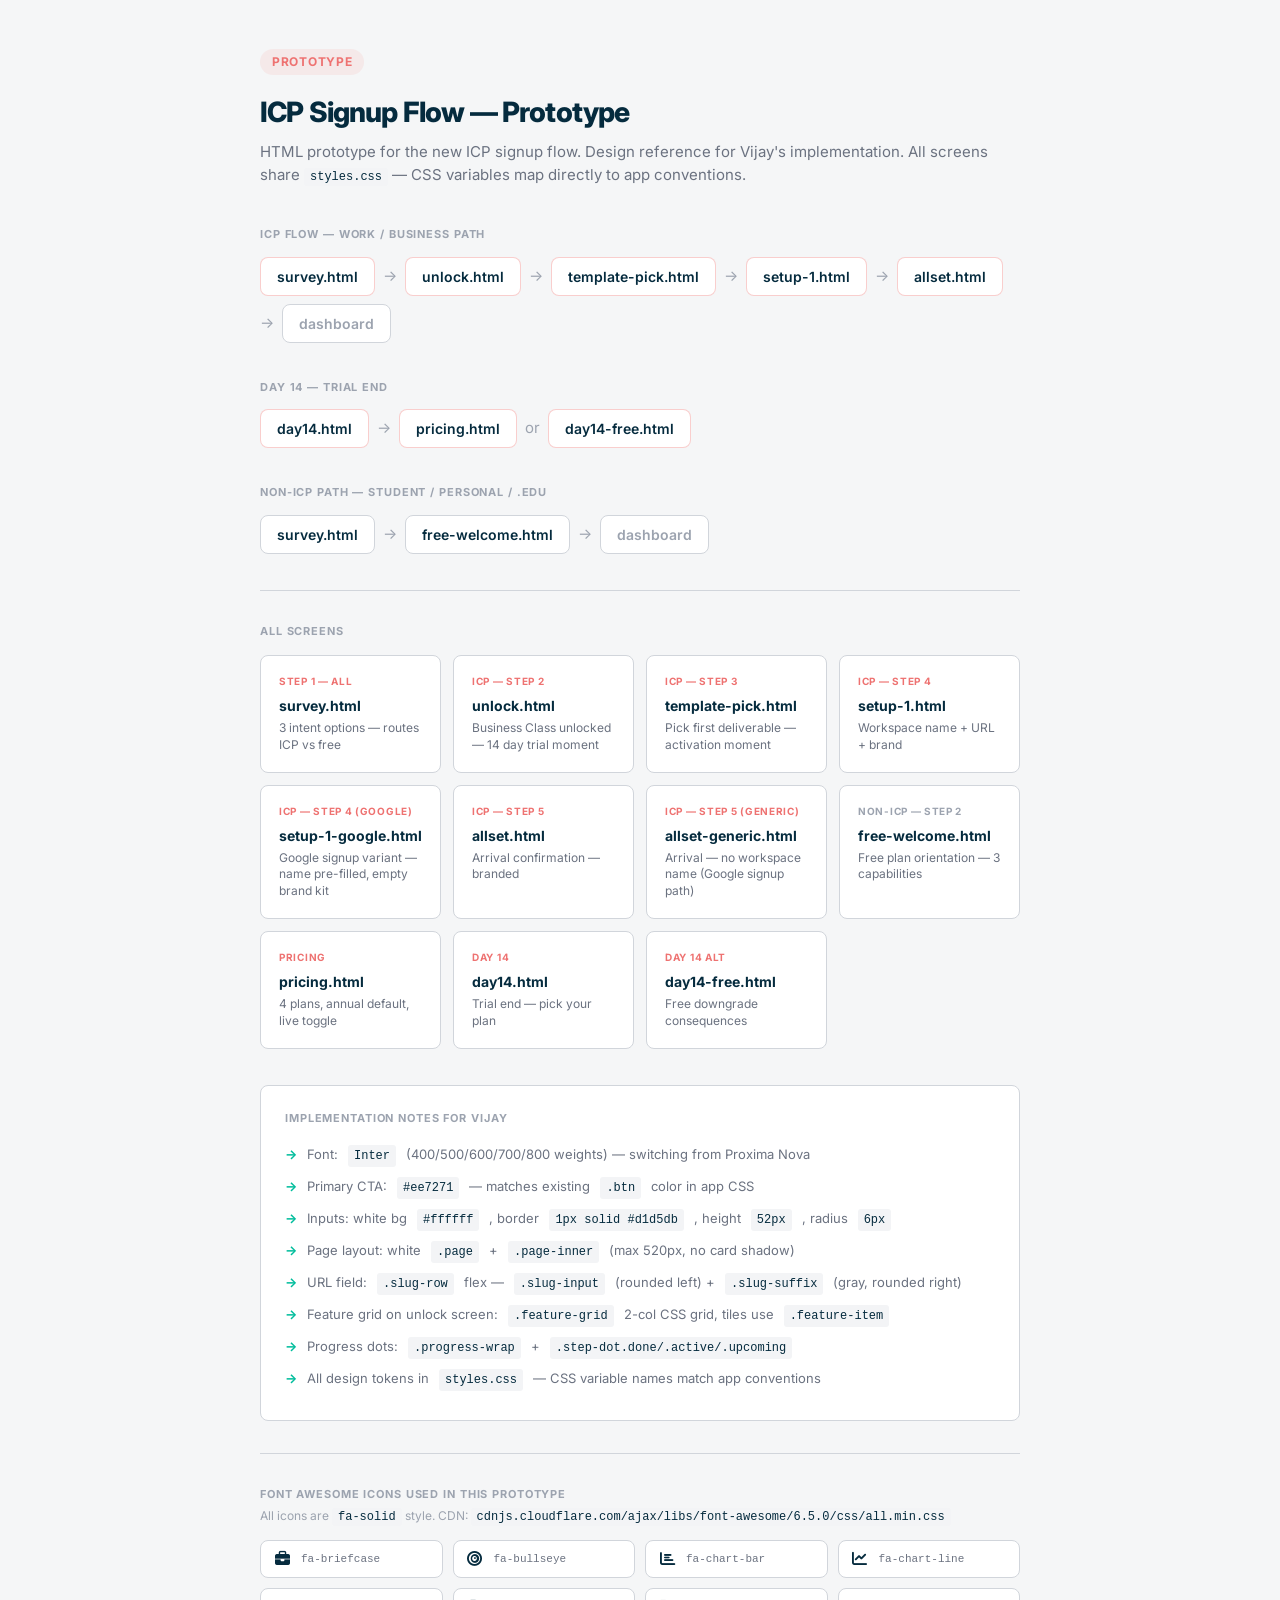
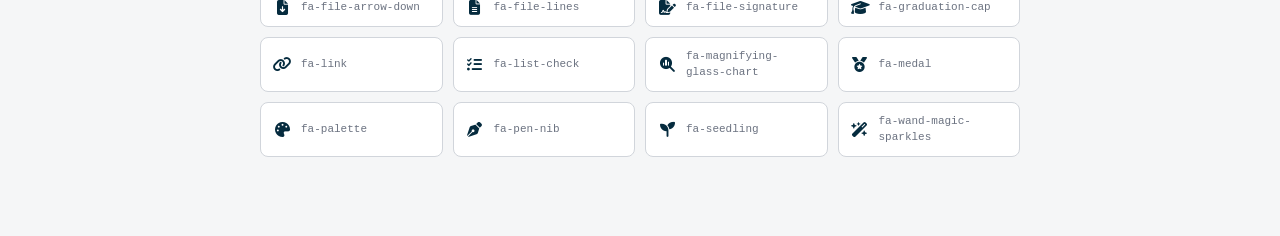
<file: index.html>
<!DOCTYPE html>
<html lang="en">
<head>
  <meta charset="UTF-8">
  <meta name="viewport" content="width=device-width, initial-scale=1.0">
  <title>Xtensio ICP Signup — Prototype</title>
  <link rel="preconnect" href="https://fonts.googleapis.com">
  <link rel="preconnect" href="https://fonts.gstatic.com" crossorigin>
  <link href="https://fonts.googleapis.com/css2?family=Inter:wght@400;500;600;700;800&display=swap" rel="stylesheet">
  <link rel="stylesheet" href="styles.css">
  <style>
    body { background: #f5f6f7; }
    .index-wrap { max-width: 800px; margin: 0 auto; padding: 48px 20px 80px; }
    .proto-badge { display: inline-flex; align-items: center; gap: 6px; background: rgba(238,114,113,0.1); color: var(--color-primary); font-size: 12px; font-weight: 700; padding: 4px 12px; border-radius: 20px; text-transform: uppercase; letter-spacing: 0.06em; margin-bottom: 16px; }
    .index-title { font-size: 28px; font-weight: 800; color: var(--color-navy); letter-spacing: -0.03em; margin-bottom: 8px; }
    .index-desc { font-size: 15px; color: var(--color-text-secondary); margin-bottom: 40px; }
    .flow-section { margin-bottom: 36px; }
    .flow-title { font-size: 11px; font-weight: 700; text-transform: uppercase; letter-spacing: 0.08em; color: var(--color-text-faint); margin-bottom: 14px; }
    .flow-pills { display: flex; flex-wrap: wrap; align-items: center; gap: 8px; }
    .flow-pill { background: #fff; border: 1px solid var(--color-border); border-radius: var(--border-radius); padding: 8px 16px; font-size: 14px; font-weight: 600; color: var(--color-navy); text-decoration: none; transition: border-color 0.15s, color 0.15s; }
    .flow-pill:hover { border-color: var(--color-primary); color: var(--color-primary); }
    .flow-pill.icp { border-color: rgba(238,114,113,0.35); }
    .flow-arrow { color: var(--color-text-faint); font-size: 15px; }
    .screen-grid { display: grid; grid-template-columns: 1fr 1fr; gap: 12px; margin-bottom: 36px; }
    @media (min-width: 640px) { .screen-grid { grid-template-columns: repeat(4, 1fr); } }
    .screen-card { background: #fff; border: 1px solid var(--color-border); border-radius: var(--border-radius); padding: 18px; text-decoration: none; transition: border-color 0.15s; display: block; }
    .screen-card:hover { border-color: var(--color-primary); }
    .screen-step { font-size: 10px; font-weight: 700; text-transform: uppercase; letter-spacing: 0.07em; color: var(--color-text-faint); margin-bottom: 6px; }
    .screen-step.icp { color: var(--color-primary); }
    .screen-name { font-size: 14px; font-weight: 700; color: var(--color-navy); margin-bottom: 4px; }
    .screen-desc { font-size: 12px; color: var(--color-text-secondary); line-height: 1.4; }
    .note-box { background: #fff; border: 1px solid var(--color-border); border-radius: var(--border-radius); padding: 24px; }
    .note-title { font-size: 11px; font-weight: 700; text-transform: uppercase; letter-spacing: 0.08em; color: var(--color-text-faint); margin-bottom: 14px; }
    .note-list { list-style: none; }
    .note-list li { font-size: 13px; color: var(--color-text-secondary); padding: 5px 0; display: flex; gap: 10px; }
    .note-list .arrow { color: var(--color-success); font-weight: 700; flex-shrink: 0; }
    code { background: #f3f4f6; font-family: monospace; font-size: 12px; padding: 2px 6px; border-radius: 3px; color: var(--color-navy); }
    hr { border: none; border-top: 1px solid var(--color-border); margin: 32px 0; }
    .icon-grid { display: grid; grid-template-columns: repeat(auto-fill, minmax(160px, 1fr)); gap: 10px; margin-top: 14px; }
    .icon-row { display: flex; align-items: center; gap: 10px; padding: 10px 12px; background: #fff; border: 1px solid var(--color-border); border-radius: var(--border-radius); }
    .icon-row i { font-size: 15px; color: var(--color-navy); width: 18px; text-align: center; flex-shrink: 0; }
    .icon-row code { font-size: 11px; color: var(--color-text-secondary); background: none; padding: 0; }
  </style>
  <link rel="stylesheet" href="https://cdnjs.cloudflare.com/ajax/libs/font-awesome/6.5.0/css/all.min.css">
</head>
<body>
<div class="index-wrap">

  <div class="proto-badge">Prototype</div>
  <h1 class="index-title">ICP Signup Flow — Prototype</h1>
  <p class="index-desc">HTML prototype for the new ICP signup flow. Design reference for Vijay's implementation. All screens share <code>styles.css</code> — CSS variables map directly to app conventions.</p>

  <!-- ICP Flow -->
  <div class="flow-section">
    <p class="flow-title">ICP Flow — Work / Business path</p>
    <div class="flow-pills">
      <a href="survey.html" class="flow-pill icp">survey.html</a>
      <span class="flow-arrow">→</span>
      <a href="unlock.html" class="flow-pill icp">unlock.html</a>
      <span class="flow-arrow">→</span>
      <a href="template-pick.html" class="flow-pill icp">template-pick.html</a>
      <span class="flow-arrow">→</span>
      <a href="setup-1.html" class="flow-pill icp">setup-1.html</a>
      <span class="flow-arrow">→</span>
      <a href="allset.html" class="flow-pill icp">allset.html</a>
      <span class="flow-arrow">→</span>
      <span class="flow-pill" style="color:var(--color-text-faint);cursor:default;">dashboard</span>
    </div>
  </div>

  <!-- Day 14 Flow -->
  <div class="flow-section">
    <p class="flow-title">Day 14 — Trial end</p>
    <div class="flow-pills">
      <a href="day14.html" class="flow-pill icp">day14.html</a>
      <span class="flow-arrow">→</span>
      <a href="pricing.html" class="flow-pill icp">pricing.html</a>
      <span class="flow-arrow">or</span>
      <a href="day14-free.html" class="flow-pill icp">day14-free.html</a>
    </div>
  </div>

  <!-- Non-ICP -->
  <div class="flow-section">
    <p class="flow-title">Non-ICP path — Student / Personal / .edu</p>
    <div class="flow-pills">
      <a href="survey.html" class="flow-pill">survey.html</a>
      <span class="flow-arrow">→</span>
      <a href="free-welcome.html" class="flow-pill">free-welcome.html</a>
      <span class="flow-arrow">→</span>
      <span class="flow-pill" style="color:var(--color-text-faint);cursor:default;">dashboard</span>
    </div>
  </div>

  <hr>

  <!-- All screens -->
  <p class="flow-title" style="margin-bottom: 16px;">All screens</p>
  <div class="screen-grid">
    <a href="survey.html" class="screen-card">
      <div class="screen-step icp">Step 1 — All</div>
      <div class="screen-name">survey.html</div>
      <div class="screen-desc">3 intent options — routes ICP vs free</div>
    </a>
    <a href="unlock.html" class="screen-card">
      <div class="screen-step icp">ICP — Step 2</div>
      <div class="screen-name">unlock.html</div>
      <div class="screen-desc">Business Class unlocked — 14 day trial moment</div>
    </a>
    <a href="template-pick.html" class="screen-card">
      <div class="screen-step icp">ICP — Step 3</div>
      <div class="screen-name">template-pick.html</div>
      <div class="screen-desc">Pick first deliverable — activation moment</div>
    </a>
    <a href="setup-1.html" class="screen-card">
      <div class="screen-step icp">ICP — Step 4</div>
      <div class="screen-name">setup-1.html</div>
      <div class="screen-desc">Workspace name + URL + brand</div>
    </a>
    <a href="setup-1-google.html" class="screen-card">
      <div class="screen-step icp">ICP — Step 4 (Google)</div>
      <div class="screen-name">setup-1-google.html</div>
      <div class="screen-desc">Google signup variant — name pre-filled, empty brand kit</div>
    </a>
    <a href="allset.html" class="screen-card">
      <div class="screen-step icp">ICP — Step 5</div>
      <div class="screen-name">allset.html</div>
      <div class="screen-desc">Arrival confirmation — branded</div>
    </a>
    <a href="allset-generic.html" class="screen-card">
      <div class="screen-step icp">ICP — Step 5 (Generic)</div>
      <div class="screen-name">allset-generic.html</div>
      <div class="screen-desc">Arrival — no workspace name (Google signup path)</div>
    </a>
    <a href="free-welcome.html" class="screen-card">
      <div class="screen-step">Non-ICP — Step 2</div>
      <div class="screen-name">free-welcome.html</div>
      <div class="screen-desc">Free plan orientation — 3 capabilities</div>
    </a>
    <a href="pricing.html" class="screen-card">
      <div class="screen-step icp">Pricing</div>
      <div class="screen-name">pricing.html</div>
      <div class="screen-desc">4 plans, annual default, live toggle</div>
    </a>
    <a href="day14.html" class="screen-card">
      <div class="screen-step icp">Day 14</div>
      <div class="screen-name">day14.html</div>
      <div class="screen-desc">Trial end — pick your plan</div>
    </a>
    <a href="day14-free.html" class="screen-card">
      <div class="screen-step icp">Day 14 alt</div>
      <div class="screen-name">day14-free.html</div>
      <div class="screen-desc">Free downgrade consequences</div>
    </a>
  </div>

  <div class="note-box">
    <p class="note-title">Implementation notes for Vijay</p>
    <ul class="note-list">
      <li><span class="arrow">→</span> Font: <code>Inter</code> (400/500/600/700/800 weights) — switching from Proxima Nova</li>
      <li><span class="arrow">→</span> Primary CTA: <code>#ee7271</code> — matches existing <code>.btn</code> color in app CSS</li>
      <li><span class="arrow">→</span> Inputs: white bg <code>#ffffff</code>, border <code>1px solid #d1d5db</code>, height <code>52px</code>, radius <code>6px</code></li>
      <li><span class="arrow">→</span> Page layout: white <code>.page</code> + <code>.page-inner</code> (max 520px, no card shadow)</li>
      <li><span class="arrow">→</span> URL field: <code>.slug-row</code> flex — <code>.slug-input</code> (rounded left) + <code>.slug-suffix</code> (gray, rounded right)</li>
      <li><span class="arrow">→</span> Feature grid on unlock screen: <code>.feature-grid</code> 2-col CSS grid, tiles use <code>.feature-item</code></li>
      <li><span class="arrow">→</span> Progress dots: <code>.progress-wrap</code> + <code>.step-dot.done/.active/.upcoming</code></li>
      <li><span class="arrow">→</span> All design tokens in <code>styles.css</code> — CSS variable names match app conventions</li>
    </ul>
  </div>

  <hr>

  <!-- Font Awesome icon inventory -->
  <p class="flow-title" style="margin-bottom: 4px;">Font Awesome icons used in this prototype</p>
  <p style="font-size: 12px; color: var(--color-text-faint); margin-bottom: 14px;">All icons are <code>fa-solid</code> style. CDN: <code>cdnjs.cloudflare.com/ajax/libs/font-awesome/6.5.0/css/all.min.css</code></p>
  <div class="icon-grid">
    <div class="icon-row"><i class="fa-solid fa-briefcase"></i><code>fa-briefcase</code></div>
    <div class="icon-row"><i class="fa-solid fa-bullseye"></i><code>fa-bullseye</code></div>
    <div class="icon-row"><i class="fa-solid fa-chart-bar"></i><code>fa-chart-bar</code></div>
    <div class="icon-row"><i class="fa-solid fa-chart-line"></i><code>fa-chart-line</code></div>
    <div class="icon-row"><i class="fa-solid fa-file-arrow-down"></i><code>fa-file-arrow-down</code></div>
    <div class="icon-row"><i class="fa-solid fa-file-lines"></i><code>fa-file-lines</code></div>
    <div class="icon-row"><i class="fa-solid fa-file-signature"></i><code>fa-file-signature</code></div>
    <div class="icon-row"><i class="fa-solid fa-graduation-cap"></i><code>fa-graduation-cap</code></div>
    <div class="icon-row"><i class="fa-solid fa-link"></i><code>fa-link</code></div>
    <div class="icon-row"><i class="fa-solid fa-list-check"></i><code>fa-list-check</code></div>
    <div class="icon-row"><i class="fa-solid fa-magnifying-glass-chart"></i><code>fa-magnifying-glass-chart</code></div>
    <div class="icon-row"><i class="fa-solid fa-medal"></i><code>fa-medal</code></div>
    <div class="icon-row"><i class="fa-solid fa-palette"></i><code>fa-palette</code></div>
    <div class="icon-row"><i class="fa-solid fa-pen-nib"></i><code>fa-pen-nib</code></div>
    <div class="icon-row"><i class="fa-solid fa-seedling"></i><code>fa-seedling</code></div>
    <div class="icon-row"><i class="fa-solid fa-wand-magic-sparkles"></i><code>fa-wand-magic-sparkles</code></div>
  </div>

</div>
</body>
</html>
</file>
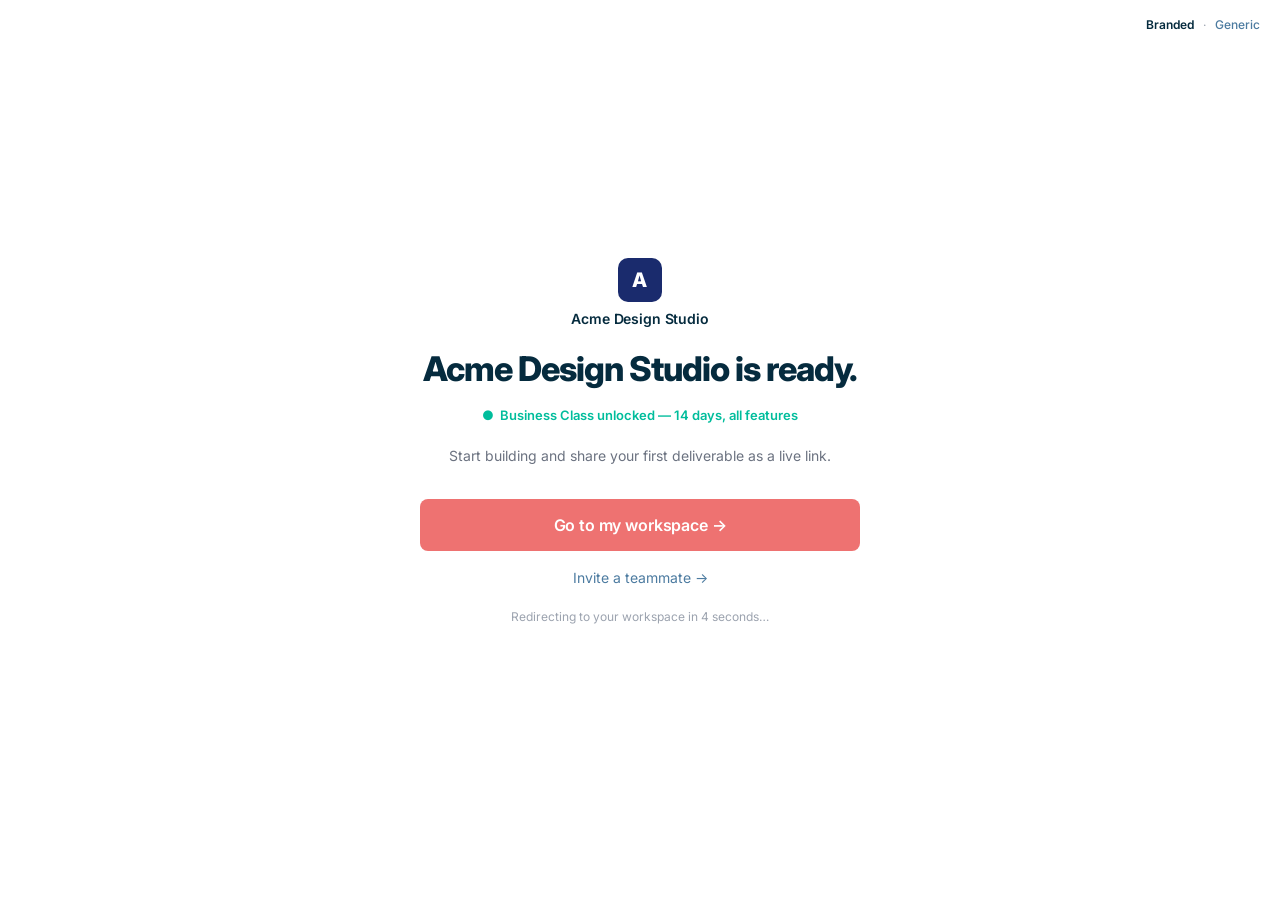
<file: allset.html>
<!DOCTYPE html>
<html lang="en">
<head>
  <meta charset="UTF-8">
  <meta name="viewport" content="width=device-width, initial-scale=1.0">
  <title>Xtensio — You're All Set</title>
  <link rel="preconnect" href="https://fonts.googleapis.com">
  <link rel="preconnect" href="https://fonts.gstatic.com" crossorigin>
  <link href="https://fonts.googleapis.com/css2?family=Inter:wght@400;500;600;700;800&display=swap" rel="stylesheet">
  <link rel="stylesheet" href="styles.css">
  <style>
    .allset-meta {
      font-size: 14px;
      color: var(--color-text-secondary);
      text-align: center;
      line-height: 1.6;
      margin-bottom: 32px;
    }
    .allset-meta strong { color: var(--color-navy); font-weight: 600; }
    .trial-pill {
      display: inline-flex;
      align-items: center;
      gap: 6px;
      color: var(--color-success);
      font-size: 13px;
      font-weight: 600;
      margin-bottom: 20px;
    }
  </style>
</head>
<body>
<div style="position: fixed; top: 16px; right: 20px; font-size: 12px; color: var(--color-text-faint); z-index: 100;">
  <span style="font-weight: 600; color: var(--color-navy);">Branded</span>
  <span style="margin: 0 6px;">·</span>
  <a href="allset-generic.html" class="link">Generic</a>
</div>
<div class="page" style="justify-content: center;">
  <div class="page-inner" style="max-width: 440px; text-align: center;">

    <div class="logo-wrap" style="margin-bottom: 20px;">
      <div class="brand-swap">
        <div class="bs-initial" id="bs-initial">A</div>
        <span class="bs-name" id="bs-name">Acme Design Studio</span>
      </div>
    </div>

    <h1 class="heading" id="allset-heading" style="margin-bottom: 14px;">Acme Design Studio is ready.</h1>

    <div class="trial-pill">
      <span>●</span> Business Class unlocked — 14 days, all features
    </div>

    <p class="allset-meta">
      Start building and share your first deliverable as a live link.
    </p>

    <a href="index.html" class="btn" id="workspace-btn">Go to my workspace →</a>
    <a href="#" class="skip-link" style="color: var(--color-blue);">Invite a teammate →</a>

    <p id="redirect-note" style="font-size: 12px; color: var(--color-text-faint); margin-top: 20px;">
      Redirecting to your workspace in <span id="countdown">5</span> seconds…
    </p>

  </div>
</div>
<script>
  const name = sessionStorage.getItem('workspaceName') || 'Acme Design Studio';
  document.getElementById('bs-name').textContent = name;
  document.getElementById('bs-initial').textContent = name.charAt(0).toUpperCase();
  document.getElementById('allset-heading').textContent = name + ' is ready.';

  let n = 5;
  const tick = setInterval(() => {
    n--;
    document.getElementById('countdown').textContent = n;
    if (n <= 0) { clearInterval(tick); window.location.href = 'index.html'; }
  }, 1000);
  document.getElementById('workspace-btn').addEventListener('click', () => clearInterval(tick));
</script>
</body>
</html>
</file>
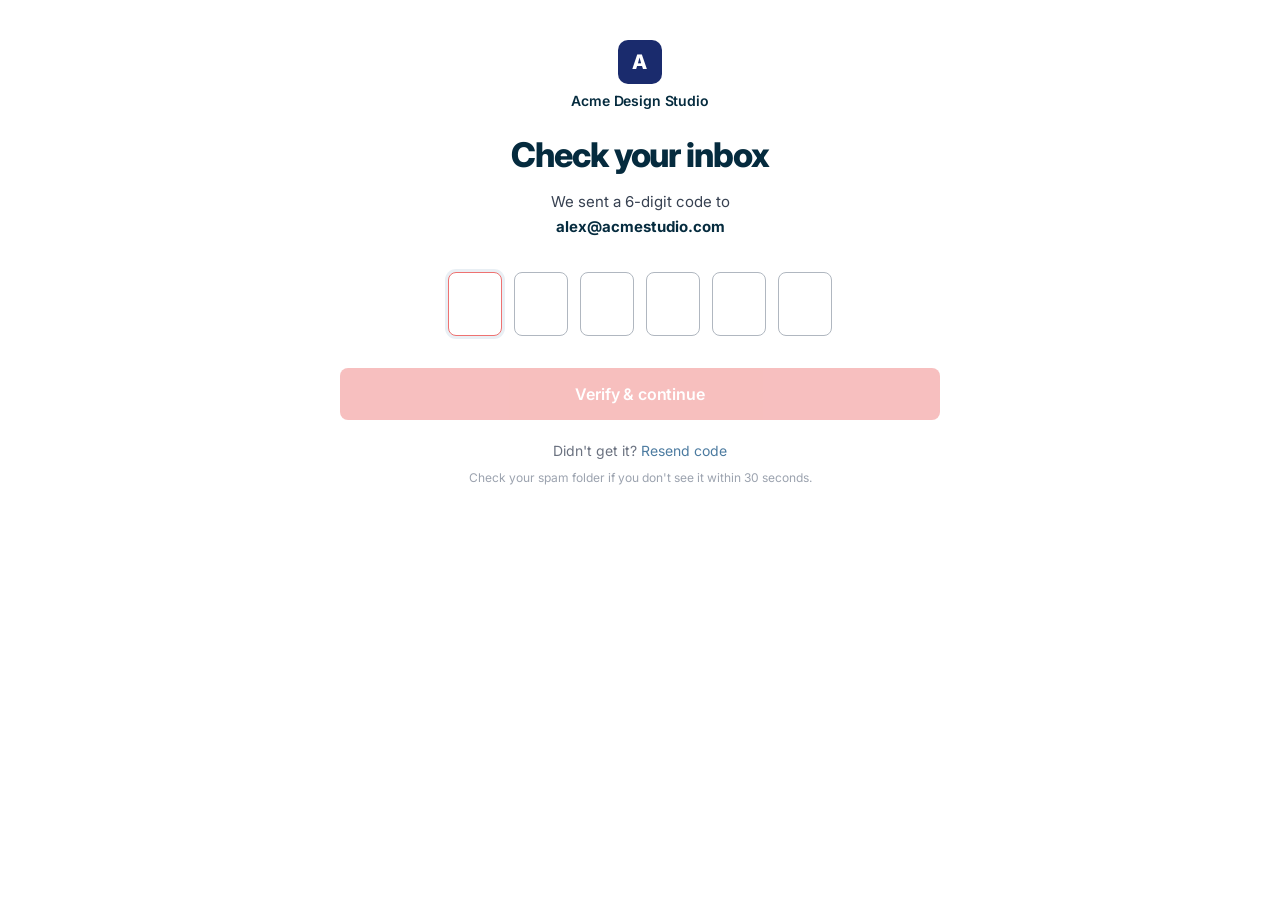
<file: confirm.html>
<!DOCTYPE html>
<html lang="en">
<head>
  <meta charset="UTF-8">
  <meta name="viewport" content="width=device-width, initial-scale=1.0">
  <title>Xtensio — Confirm Your Email</title>
  <link rel="preconnect" href="https://fonts.googleapis.com">
  <link rel="preconnect" href="https://fonts.gstatic.com" crossorigin>
  <link href="https://fonts.googleapis.com/css2?family=Inter:wght@400;500;600;700;800&display=swap" rel="stylesheet">
  <link rel="stylesheet" href="styles.css">
  <link rel="stylesheet" href="https://cdnjs.cloudflare.com/ajax/libs/font-awesome/6.5.0/css/all.min.css">
  <style>
    .email-highlight {
      display: inline-block;
      font-weight: 700;
      color: var(--color-navy);
    }
    .otp-wrap {
      display: flex;
      gap: 12px;
      justify-content: center;
      margin: 32px 0;
    }
    .otp-digit {
      width: 54px;
      height: 64px;
      border: 1.5px solid #b0b7c0;
      border-radius: var(--border-radius);
      font-size: 26px;
      font-weight: 700;
      font-family: var(--font);
      color: var(--color-navy);
      text-align: center;
      background: #fff;
      transition: border-color 0.15s, box-shadow 0.15s;
    }
    .otp-digit:focus {
      outline: none;
      border-color: var(--color-border-focus);
      box-shadow: 0 0 0 3px rgba(76,123,160,0.12);
    }
    .otp-digit.filled { border-color: var(--color-success); }
    .resend-wrap {
      text-align: center;
      font-size: 14px;
      color: var(--color-text-secondary);
      margin-top: 20px;
    }
    .resend-wrap a { color: var(--color-blue); text-decoration: none; cursor: pointer; }
    .resend-wrap a:hover { text-decoration: underline; }
    .spam-note { text-align: center; font-size: 12px; color: var(--color-text-faint); margin-top: 8px; }
  </style>
</head>
<body>
<div class="page">
  <div class="page-inner">

    <div class="logo-wrap">
      <div class="brand-swap">
        <div class="bs-initial">A</div>
        <span class="bs-name">Acme Design Studio</span>
      </div>
    </div>

    <h1 class="heading" style="margin-bottom: 16px;">Check your inbox</h1>

    <p class="subheading" style="margin-bottom: 0;">
      We sent a 6-digit code to<br>
      <span class="email-highlight">alex@acmestudio.com</span>
    </p>

    <div class="otp-wrap">
      <input class="otp-digit" type="text" maxlength="1" inputmode="numeric" autocomplete="one-time-code">
      <input class="otp-digit" type="text" maxlength="1" inputmode="numeric">
      <input class="otp-digit" type="text" maxlength="1" inputmode="numeric">
      <input class="otp-digit" type="text" maxlength="1" inputmode="numeric">
      <input class="otp-digit" type="text" maxlength="1" inputmode="numeric">
      <input class="otp-digit" type="text" maxlength="1" inputmode="numeric">
    </div>

    <button class="btn" id="verify-btn" disabled>Verify &amp; continue</button>

    <div class="resend-wrap">
      Didn't get it? <a href="#" onclick="resend(event)">Resend code</a>
    </div>
    <p class="spam-note">Check your spam folder if you don't see it within 30 seconds.</p>

  </div>
</div>

<script>
  const digits = document.querySelectorAll('.otp-digit');
  const btn = document.getElementById('verify-btn');
  /* Both ICP (end of wizard) and non-ICP (after survey) land on dashboard */
  const dest = 'index.html';

  digits.forEach((input, i) => {
    input.addEventListener('input', e => {
      const val = e.target.value.replace(/\D/g, '');
      e.target.value = val;
      e.target.classList.toggle('filled', !!val);
      if (val && i < digits.length - 1) digits[i + 1].focus();
      check();
    });

    input.addEventListener('keydown', e => {
      if (e.key === 'Backspace' && !input.value && i > 0) {
        digits[i - 1].focus();
        digits[i - 1].value = '';
        digits[i - 1].classList.remove('filled');
        check();
      }
    });

    input.addEventListener('paste', e => {
      e.preventDefault();
      const pasted = (e.clipboardData || window.clipboardData).getData('text').replace(/\D/g, '').slice(0, 6);
      pasted.split('').forEach((ch, j) => {
        if (digits[j]) { digits[j].value = ch; digits[j].classList.add('filled'); }
      });
      if (pasted.length >= 1) { digits[Math.min(pasted.length, 5)].focus(); }
      check();
    });
  });

  function check() {
    btn.disabled = ![...digits].every(d => d.value.length === 1);
  }

  btn.addEventListener('click', () => { window.location.href = dest; });

  function resend(e) {
    e.preventDefault();
    const a = e.target;
    a.textContent = 'Sent ✓';
    a.style.color = 'var(--color-success)';
    setTimeout(() => { a.textContent = 'Resend code'; a.style.color = ''; }, 3000);
  }

  digits[0].focus();
</script>
</body>
</html>
</file>
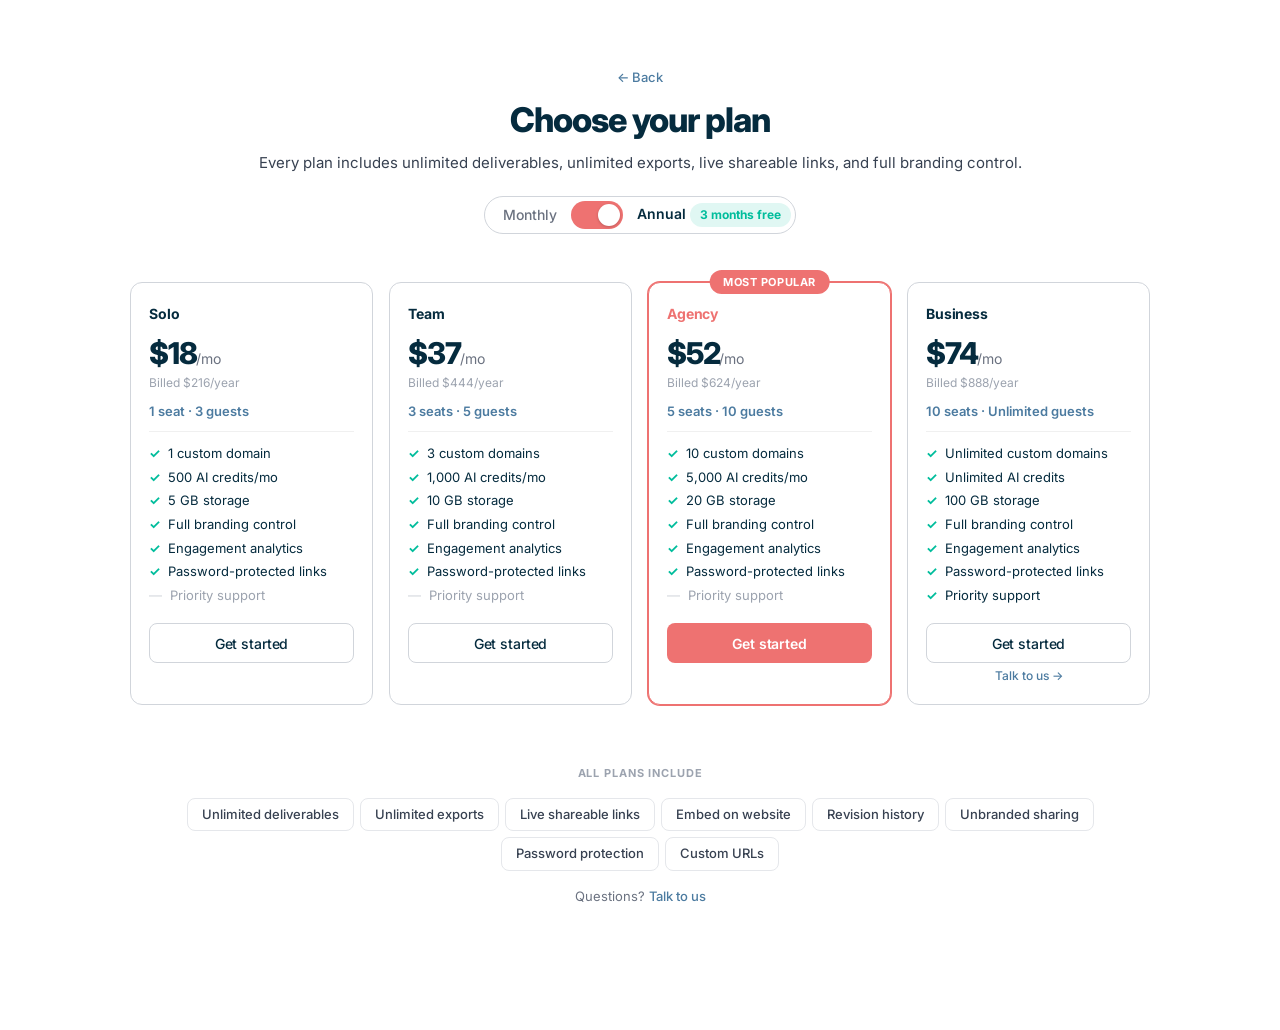
<file: pricing.html>
<!DOCTYPE html>
<html lang="en">
<head>
  <meta charset="UTF-8">
  <meta name="viewport" content="width=device-width, initial-scale=1.0">
  <title>Xtensio — Choose Your Plan</title>
  <link rel="preconnect" href="https://fonts.googleapis.com">
  <link rel="preconnect" href="https://fonts.gstatic.com" crossorigin>
  <link href="https://fonts.googleapis.com/css2?family=Inter:wght@400;500;600;700;800&display=swap" rel="stylesheet">
  <link rel="stylesheet" href="styles.css">
  <style>
    /* Compact plan cards to fit above the fold */
    .pricing-grid .plan-card {
      padding: 20px 18px;
    }
    .pricing-grid .plan-price .amount {
      font-size: 30px;
    }
    .pricing-grid .plan-billed {
      margin-bottom: 10px;
    }
    .pricing-grid .plan-seats {
      padding-bottom: 10px;
      margin-bottom: 10px;
    }
    .pricing-grid .plan-features {
      margin-bottom: 16px;
    }
    .pricing-grid .plan-features li {
      padding: 3px 0;
    }
    /* Button alignment — both CTA areas identical height */
    .pricing-grid .plan-cta {
      display: flex;
      flex-direction: column;
    }
    .pricing-grid .plan-cta .btn,
    .pricing-grid .plan-cta .btn-ghost {
      height: 40px;
      display: flex;
      align-items: center;
      justify-content: center;
      font-size: 14px;
    }
    .pricing-grid .plan-cta .cta-sub {
      display: block;
      font-size: 12px;
      margin-top: 7px;
      line-height: 1;
      height: 14px;
      text-align: center;
    }
  </style>
</head>
<body class="annual">
<div class="pricing-page">

  <div class="pricing-wrap">

    <div class="pricing-head">
      <div style="margin-bottom: 12px;">
        <a href="javascript:history.back()" class="link" style="font-size:13px;">← Back</a>
      </div>

      <h1 class="heading mb-12">Choose your plan</h1>
      <p class="subheading" style="margin-bottom: 20px;">Every plan includes unlimited deliverables, unlimited exports, live shareable links, and full branding control.</p>

      <!-- Billing toggle -->
      <div style="display: flex; justify-content: center; margin-bottom: 28px;">
        <div class="billing-toggle" onclick="toggleBilling()" id="billing-toggle">
          <span class="toggle-lbl" id="lbl-monthly">Monthly</span>
          <div class="toggle-pill" id="toggle-pill"></div>
          <span class="toggle-lbl active" id="lbl-annual">
            Annual
            <span class="save-chip" id="save-chip">3 months free</span>
          </span>
        </div>
      </div>
    </div>

    <!-- Plan grid -->
    <div class="pricing-grid">

      <!-- Solo -->
      <div class="plan-card">
        <div class="plan-name" style="font-size:14px;font-weight:700;color:var(--color-navy);">Solo</div>
        <div class="plan-price price-annual">
          <span class="amount">$18</span><span class="per">/mo</span>
        </div>
        <div class="plan-price price-monthly" style="display:none;">
          <span class="amount">$24</span><span class="per">/mo</span>
        </div>
        <div class="plan-billed billed-annual">Billed $216/year</div>
        <div class="plan-billed billed-monthly" style="display:none;">Billed monthly</div>
        <div class="plan-seats">1 seat &middot; 3 guests</div>
        <ul class="plan-features">
          <li><span class="yes">✓</span> 1 custom domain</li>
          <li><span class="yes">✓</span> 500 AI credits/mo</li>
          <li><span class="yes">✓</span> 5 GB storage</li>
          <li><span class="yes">✓</span> Full branding control</li>
          <li><span class="yes">✓</span> Engagement analytics</li>
          <li><span class="yes">✓</span> Password-protected links</li>
          <li><span class="no">—</span> Priority support</li>
        </ul>
        <div class="plan-cta">
          <a href="#" class="btn btn-ghost">Get started</a>
          <span class="cta-sub" style="visibility:hidden;">Talk to us →</span>
        </div>
      </div>

      <!-- Team -->
      <div class="plan-card">
        <div class="plan-name" style="font-size:14px;font-weight:700;color:var(--color-navy);">Team</div>
        <div class="plan-price price-annual">
          <span class="amount">$37</span><span class="per">/mo</span>
        </div>
        <div class="plan-price price-monthly" style="display:none;">
          <span class="amount">$49</span><span class="per">/mo</span>
        </div>
        <div class="plan-billed billed-annual">Billed $444/year</div>
        <div class="plan-billed billed-monthly" style="display:none;">Billed monthly</div>
        <div class="plan-seats">3 seats &middot; 5 guests</div>
        <ul class="plan-features">
          <li><span class="yes">✓</span> 3 custom domains</li>
          <li><span class="yes">✓</span> 1,000 AI credits/mo</li>
          <li><span class="yes">✓</span> 10 GB storage</li>
          <li><span class="yes">✓</span> Full branding control</li>
          <li><span class="yes">✓</span> Engagement analytics</li>
          <li><span class="yes">✓</span> Password-protected links</li>
          <li><span class="no">—</span> Priority support</li>
        </ul>
        <div class="plan-cta">
          <a href="#" class="btn btn-ghost">Get started</a>
          <span class="cta-sub" style="visibility:hidden;">Talk to us →</span>
        </div>
      </div>

      <!-- Agency — Recommended -->
      <div class="plan-card featured">
        <div class="featured-badge">Most popular</div>
        <div class="plan-name" style="font-size:14px;font-weight:700;color:var(--color-primary);">Agency</div>
        <div class="plan-price price-annual">
          <span class="amount">$52</span><span class="per">/mo</span>
        </div>
        <div class="plan-price price-monthly" style="display:none;">
          <span class="amount">$69</span><span class="per">/mo</span>
        </div>
        <div class="plan-billed billed-annual">Billed $624/year</div>
        <div class="plan-billed billed-monthly" style="display:none;">Billed monthly</div>
        <div class="plan-seats">5 seats &middot; 10 guests</div>
        <ul class="plan-features">
          <li><span class="yes">✓</span> 10 custom domains</li>
          <li><span class="yes">✓</span> 5,000 AI credits/mo</li>
          <li><span class="yes">✓</span> 20 GB storage</li>
          <li><span class="yes">✓</span> Full branding control</li>
          <li><span class="yes">✓</span> Engagement analytics</li>
          <li><span class="yes">✓</span> Password-protected links</li>
          <li><span class="no">—</span> Priority support</li>
        </ul>
        <div class="plan-cta">
          <a href="#" class="btn">Get started</a>
          <span class="cta-sub" style="visibility:hidden;">Talk to us →</span>
        </div>
      </div>

      <!-- Business -->
      <div class="plan-card">
        <div class="plan-name" style="font-size:14px;font-weight:700;color:var(--color-navy);">Business</div>
        <div class="plan-price price-annual">
          <span class="amount">$74</span><span class="per">/mo</span>
        </div>
        <div class="plan-price price-monthly" style="display:none;">
          <span class="amount">$99</span><span class="per">/mo</span>
        </div>
        <div class="plan-billed billed-annual">Billed $888/year</div>
        <div class="plan-billed billed-monthly" style="display:none;">Billed monthly</div>
        <div class="plan-seats">10 seats &middot; Unlimited guests</div>
        <ul class="plan-features">
          <li><span class="yes">✓</span> Unlimited custom domains</li>
          <li><span class="yes">✓</span> Unlimited AI credits</li>
          <li><span class="yes">✓</span> 100 GB storage</li>
          <li><span class="yes">✓</span> Full branding control</li>
          <li><span class="yes">✓</span> Engagement analytics</li>
          <li><span class="yes">✓</span> Password-protected links</li>
          <li><span class="yes">✓</span> Priority support</li>
        </ul>
        <div class="plan-cta">
          <a href="#" class="btn btn-ghost">Get started</a>
          <a href="#" class="link cta-sub">Talk to us →</a>
        </div>
      </div>

    </div><!-- /pricing-grid -->

    <!-- All plans include -->
    <div class="all-includes" style="border: none; background: none; padding-top: 24px;">
      <p class="section-label">All plans include</p>
      <div class="includes-pills">
        <span class="includes-pill">Unlimited deliverables</span>
        <span class="includes-pill">Unlimited exports</span>
        <span class="includes-pill">Live shareable links</span>
        <span class="includes-pill">Embed on website</span>
        <span class="includes-pill">Revision history</span>
        <span class="includes-pill">Unbranded sharing</span>
        <span class="includes-pill">Password protection</span>
        <span class="includes-pill">Custom URLs</span>
      </div>
      <p style="margin-top: 16px; font-size: 13px; color: var(--color-text-secondary);">
        Questions? <a href="#" class="link">Talk to us</a>
      </p>
    </div>

  </div>
</div>

<script>
  let isAnnual = true;

  function toggleBilling() {
    isAnnual = !isAnnual;
    document.body.className = isAnnual ? 'annual' : 'monthly';
    document.getElementById('lbl-annual').classList.toggle('active', isAnnual);
    document.getElementById('lbl-monthly').classList.toggle('active', !isAnnual);
  }
</script>
</body>
</html>
</file>
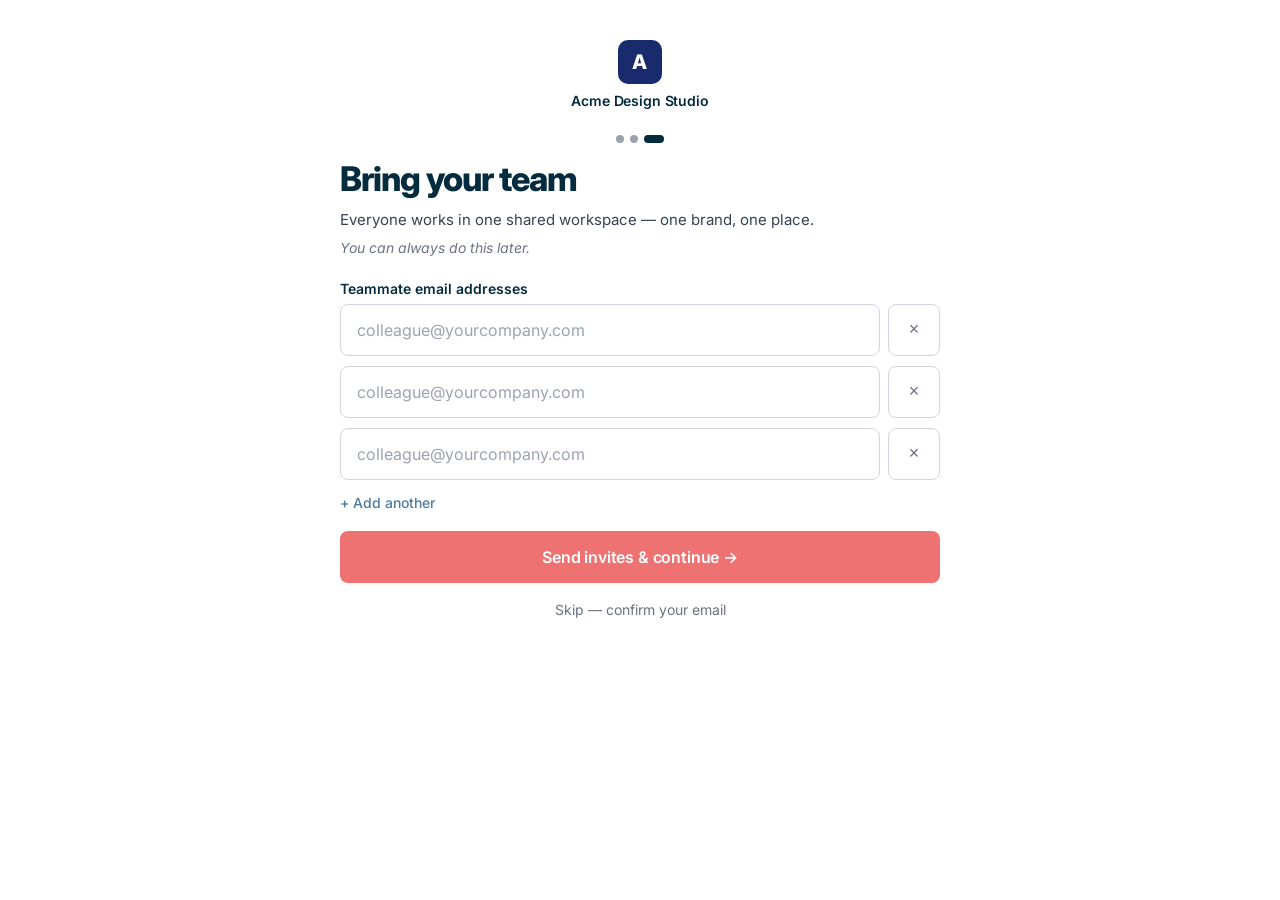
<file: setup-3.html>
<!DOCTYPE html>
<html lang="en">
<head>
  <meta charset="UTF-8">
  <meta name="viewport" content="width=device-width, initial-scale=1.0">
  <title>Xtensio — Invite Your Team</title>
  <link rel="preconnect" href="https://fonts.googleapis.com">
  <link rel="preconnect" href="https://fonts.gstatic.com" crossorigin>
  <link href="https://fonts.googleapis.com/css2?family=Inter:wght@400;500;600;700;800&display=swap" rel="stylesheet">
  <link rel="stylesheet" href="styles.css">
  <link rel="stylesheet" href="https://cdnjs.cloudflare.com/ajax/libs/font-awesome/6.5.0/css/all.min.css">
</head>
<body>
<div class="page">
  <div class="page-inner">

    <div class="logo-wrap">
      <div class="brand-swap">
        <div class="bs-initial">A</div>
        <span class="bs-name">Acme Design Studio</span>
      </div>
    </div>

    <div class="progress-wrap">
      <div class="step-dot done"></div>
      <div class="step-dot done"></div>
      <div class="step-dot active"></div>
    </div>

    <h1 class="heading" style="margin-bottom: 10px; text-align: left;">Bring your team</h1>
    <p class="subheading" style="text-align: left; margin-bottom: 4px;">Everyone works in one shared workspace — one brand, one place.</p>
    <p style="font-size: 14px; color: var(--color-text-secondary); font-style: italic; text-align: left; margin-bottom: 0;">You can always do this later.</p>

    <div class="form-group" style="margin-top: 20px; margin-bottom: 8px;">
      <label class="form-label">Teammate email addresses</label>
      <div id="invite-rows">
        <div class="invite-row">
          <input class="form-input" type="email" placeholder="colleague@yourcompany.com">
          <button class="remove-btn" onclick="removeRow(this)" title="Remove">×</button>
        </div>
        <div class="invite-row">
          <input class="form-input" type="email" placeholder="colleague@yourcompany.com">
          <button class="remove-btn" onclick="removeRow(this)" title="Remove">×</button>
        </div>
        <div class="invite-row">
          <input class="form-input" type="email" placeholder="colleague@yourcompany.com">
          <button class="remove-btn" onclick="removeRow(this)" title="Remove">×</button>
        </div>
      </div>
    </div>

    <button class="add-link" onclick="addRow()" style="margin-bottom: 20px;">
      + Add another
    </button>

    <button class="btn" onclick="window.location.href='confirm.html?for=icp'">
      Send invites &amp; continue →
    </button>

    <a href="confirm.html?for=icp" class="skip-link">Skip — confirm your email</a>

  </div>
</div>

<script>
  function addRow() {
    const rows = document.getElementById('invite-rows');
    const div = document.createElement('div');
    div.className = 'invite-row';
    div.innerHTML = '<input class="form-input" type="email" placeholder="colleague@yourcompany.com"><button class="remove-btn" onclick="removeRow(this)" title="Remove">×</button>';
    rows.appendChild(div);
  }

  function removeRow(btn) {
    const rows = document.querySelectorAll('.invite-row');
    if (rows.length === 1) return;
    btn.closest('.invite-row').remove();
  }
</script>
</body>
</html>
</file>
<file: styles.css>
/*
 * Xtensio ICP Signup Prototype — Shared Styles
 * Design sourced from app.xtensio.com + app.xtensio.tech reference screenshots.
 *
 * TOKEN MAPPING (matches app CSS variable names):
 *   --color-primary: #ee7271       ← .btn color in app CSS
 *   --color-navy:    #052b3e       ← body/heading color
 *   --color-blue:    #4c7ba0       ← focus/link color
 *   --border-radius: 6px           ← var(--border-radius) from app
 *   --color-border:  #d1d5db       ← clean input border
 *
 * FONT: Inter — switching from Proxima Nova across the app.
 */

/* ── Tokens ─────────────────────────────────────────────────────────────────── */
:root {
  --font: 'Inter', -apple-system, BlinkMacSystemFont, sans-serif;

  --color-primary:       #ee7271;
  --color-primary-hover: #e05e5d;
  --color-navy:          #052b3e;
  --color-blue:          #4c7ba0;
  --color-teal:          #76d5e5;
  --color-success:       #00bd9c;

  --color-bg:            #ffffff;
  --color-surface:       #ffffff;
  --color-border:        #d1d5db;
  --color-border-focus:  #ee7271;
  --color-text-secondary:#6b7280;
  --color-text-faint:    #9ca3af;

  --border-radius: 8px;
}

/* ── Reset ───────────────────────────────────────────────────────────────────── */
*, *::before, *::after { box-sizing: border-box; margin: 0; padding: 0; }

html { -webkit-font-smoothing: antialiased; -moz-osx-font-smoothing: grayscale; }

body {
  font-family: var(--font);
  color: var(--color-navy);
  background: #fff;
  font-size: 16px;
  line-height: 1.5;
}

/* ── Page shell ──────────────────────────────────────────────────────────────── */
.page {
  min-height: 100vh;
  display: flex;
  flex-direction: column;
  align-items: center;
  padding: 40px 24px 56px;
  position: relative;
}


.page-inner {
  width: 100%;
  max-width: 600px;
}

@media (max-width: 640px) {
  .page { padding: 32px 20px 48px; }
}

/* ── Logo ────────────────────────────────────────────────────────────────────── */
.logo-wrap {
  text-align: center;
  margin-bottom: 24px;
}

.logo {
  height: 52px;
  width: auto;
  display: inline-block;
}

/* ── Typography ──────────────────────────────────────────────────────────────── */
.heading {
  font-size: 34px;
  font-weight: 800;
  color: var(--color-navy);
  text-align: center;
  letter-spacing: -0.03em;
  line-height: 1.15;
  margin-bottom: 10px;
}

.subheading {
  font-size: 15px;
  color: #374151;
  text-align: center;
  margin-bottom: 32px;
  line-height: 1.65;
}

/* ── Form elements ───────────────────────────────────────────────────────────── */
.form-group { margin-bottom: 18px; }

.form-label {
  display: block;
  font-size: 14px;
  font-weight: 600;
  color: var(--color-navy);
  margin-bottom: 5px;
}

.form-helper {
  font-size: 13px;
  color: #4b5563;
  margin-bottom: 8px;
  line-height: 1.4;
}

.form-input {
  width: 100%;
  height: 52px;
  background: #fff;
  border: 1px solid var(--color-border);
  border-radius: var(--border-radius);
  padding: 0 16px;
  font-size: 16px;
  font-family: var(--font);
  color: var(--color-navy);
  transition: border-color 0.15s, box-shadow 0.15s;
}

.form-input:focus {
  outline: none;
  border-color: var(--color-border-focus);
  box-shadow: 0 0 0 3px rgba(238, 114, 113, 0.12);
}

.form-input::placeholder { color: var(--color-text-faint); }

/* URL slug group: unified input with inline domain suffix */
.slug-row {
  display: flex;
  align-items: center;
  border: 1px solid var(--color-border);
  border-radius: var(--border-radius);
  background: #fff;
  transition: border-color 0.15s, box-shadow 0.15s;
}

.slug-row:focus-within {
  border-color: var(--color-border-focus);
  box-shadow: 0 0 0 3px rgba(238, 114, 113, 0.12);
}

.slug-input {
  height: 52px;
  border: none;
  border-radius: var(--border-radius) 0 0 var(--border-radius);
  background: transparent;
  padding: 0 14px;
  font-size: 15px;
  font-family: var(--font);
  color: var(--color-navy);
  min-width: 0;
  flex: 1;
  outline: none;
}

.slug-suffix {
  height: 52px;
  background: transparent;
  border: none;
  border-left: 1px solid #eee;
  padding: 0 14px;
  display: flex;
  align-items: center;
  font-size: 14px;
  color: var(--color-text-faint);
  white-space: nowrap;
  flex-shrink: 0;
}

/* ── Buttons ─────────────────────────────────────────────────────────────────── */
.btn {
  display: flex;
  align-items: center;
  justify-content: center;
  gap: 8px;
  width: 100%;
  height: 52px;
  background: var(--color-primary);
  color: #fff;
  border: none;
  border-radius: var(--border-radius);
  font-size: 16px;
  font-family: var(--font);
  font-weight: 600;
  cursor: pointer;
  text-decoration: none;
  transition: background 0.15s, opacity 0.15s;
  letter-spacing: -0.01em;
}

.btn:hover { background: var(--color-primary-hover); }

.btn:disabled,
.btn[disabled] {
  opacity: 0.45;
  cursor: not-allowed;
  pointer-events: none;
}

.btn-ghost {
  background: transparent;
  color: var(--color-navy);
  border: 1px solid var(--color-border);
  font-weight: 500;
}

.btn-ghost:hover { background: #f9fafb; }

/* ── Divider ─────────────────────────────────────────────────────────────────── */
.divider {
  display: flex;
  align-items: center;
  gap: 12px;
  margin: 20px 0;
  color: var(--color-text-faint);
  font-size: 13px;
}

.divider::before,
.divider::after {
  content: '';
  flex: 1;
  height: 1px;
  background: var(--color-border);
}

/* ── Google button ───────────────────────────────────────────────────────────── */
.btn-google {
  display: flex;
  align-items: center;
  justify-content: center;
  gap: 10px;
  width: 100%;
  height: 52px;
  background: #fff;
  color: var(--color-navy);
  border: 1px solid var(--color-border);
  border-radius: var(--border-radius);
  font-size: 15px;
  font-family: var(--font);
  font-weight: 500;
  cursor: pointer;
  text-decoration: none;
  transition: background 0.15s, border-color 0.15s;
  letter-spacing: -0.01em;
}

.btn-google:hover { background: #f9fafb; border-color: #b0b7c0; }

.google-icon {
  width: 20px;
  height: 20px;
  flex-shrink: 0;
}

/* ── Progress indicator ──────────────────────────────────────────────────────── */
.progress-wrap {
  display: flex;
  justify-content: center;
  align-items: center;
  gap: 6px;
  margin-bottom: 16px;
}

.step-dot {
  width: 8px;
  height: 8px;
  border-radius: 50%;
  transition: all 0.2s;
}

.step-dot.done     { background: #9ca3af; }
.step-dot.active   { background: var(--color-navy); width: 20px; border-radius: 4px; }
.step-dot.upcoming { background: transparent; border: 1.5px solid #d1d5db; }

/* ── Survey cards ────────────────────────────────────────────────────────────── */
.survey-options { margin-bottom: 28px; }

.survey-option {
  display: flex;
  align-items: center;
  gap: 16px;
  padding: 16px 20px;
  border: 1.5px solid #dde2e8;
  border-radius: 12px;
  cursor: pointer;
  transition: border-color 0.15s, background 0.15s, box-shadow 0.15s;
  margin-bottom: 10px;
  background: #fff;
  user-select: none;
}

.survey-option:last-child { margin-bottom: 0; }
.survey-option:hover { border-color: var(--color-primary); box-shadow: 0 2px 12px rgba(238,114,113,0.1); }

.survey-option.selected {
  border-color: var(--color-primary);
  background: rgba(238, 114, 113, 0.04);
  box-shadow: 0 0 0 1px var(--color-primary);
}

/* Icon circle inside survey options */
.survey-icon {
  width: 42px;
  height: 42px;
  min-width: 42px;
  border-radius: 10px;
  display: flex;
  align-items: center;
  justify-content: center;
  font-size: 17px;
  flex-shrink: 0;
  transition: background 0.15s;
}

.survey-radio {
  width: 20px;
  height: 20px;
  border: 2px solid var(--color-border);
  border-radius: 50%;
  flex-shrink: 0;
  margin-left: auto;
  position: relative;
  transition: border-color 0.15s;
}

.survey-option.selected .survey-radio { border-color: var(--color-primary); }

.survey-option.selected .survey-radio::after {
  content: '';
  position: absolute;
  width: 10px;
  height: 10px;
  background: var(--color-primary);
  border-radius: 50%;
  top: 50%; left: 50%;
  transform: translate(-50%, -50%);
}

.survey-option-title {
  font-weight: 600;
  font-size: 15px;
  color: var(--color-navy);
  margin-bottom: 3px;
}

.survey-option-desc {
  font-size: 13px;
  color: var(--color-text-secondary);
  line-height: 1.4;
}

/* ── Unlock / feature list ───────────────────────────────────────────────────── */
.unlock-badge {
  display: inline-flex;
  align-items: center;
  gap: 8px;
  background: rgba(0, 189, 156, 0.1);
  border: 1px solid rgba(0, 189, 156, 0.25);
  color: #008f76;
  font-size: 13px;
  font-weight: 700;
  padding: 8px 18px;
  border-radius: 100px;
  letter-spacing: 0.01em;
}

.unlock-badge .check-icon {
  width: 16px; height: 16px;
  background: var(--color-success);
  border-radius: 50%;
  display: flex;
  align-items: center;
  justify-content: center;
  font-size: 9px;
  color: #fff;
  font-weight: 800;
}

.feature-list {
  list-style: none;
  margin-bottom: 28px;
}

.feature-list li {
  display: flex;
  align-items: flex-start;
  gap: 14px;
  padding: 10px 0;
  border-bottom: 1px solid #f0f2f5;
}

.feature-list li:last-child { border-bottom: none; }

.feat-icon {
  width: 34px;
  min-width: 34px;
  height: 34px;
  display: flex;
  align-items: center;
  justify-content: center;
  font-size: 18px;
  color: var(--color-success);
  flex-shrink: 0;
  margin-top: 1px;
}

.feat-text {
  font-size: 15px;
  color: var(--color-navy);
  line-height: 1.45;
}

.feat-text strong {
  font-weight: 700;
  display: block;
  margin-bottom: 2px;
}

/* ── Education / hint strip ──────────────────────────────────────────────────── */
.edu-strip {
  display: flex;
  align-items: flex-start;
  gap: 10px;
  padding: 12px 16px;
  background: #f0faf8;
  border-left: 3px solid var(--color-success);
  border-radius: 0 var(--border-radius) var(--border-radius) 0;
  margin-bottom: 24px;
  font-size: 13px;
  color: #065f46;
  line-height: 1.5;
}

/* ── Upload zone ─────────────────────────────────────────────────────────────── */
.upload-zone {
  border: 2px dashed var(--color-border);
  border-radius: var(--border-radius);
  padding: 28px 20px;
  text-align: center;
  cursor: pointer;
  transition: border-color 0.15s, background 0.15s;
}

.upload-zone:hover { border-color: var(--color-blue); background: #f9fafb; }

.upload-zone.has-content {
  border-style: solid;
  border-color: var(--color-success);
  background: #f0fdf9;
}

.upload-icon { font-size: 24px; margin-bottom: 8px; color: var(--color-text-faint); }
.upload-text { font-size: 14px; font-weight: 500; color: var(--color-navy); }
.upload-sub  { font-size: 12px; color: var(--color-text-secondary); margin-top: 3px; }

/* ── Color swatches ──────────────────────────────────────────────────────────── */
.color-row { display: flex; gap: 10px; flex-wrap: wrap; }

.color-chip {
  display: flex;
  align-items: center;
  gap: 10px;
  flex: 1;
  min-width: 140px;
  border: 1px solid var(--color-border);
  border-radius: var(--border-radius);
  overflow: hidden;
  cursor: pointer;
  transition: border-color 0.15s;
  background: #fff;
}

.color-chip:hover { border-color: var(--color-blue); }

.color-chip-swatch {
  width: 48px;
  height: 48px;
  flex-shrink: 0;
}

.color-chip-info { padding: 0 12px 0 0; }
.color-chip-label { font-size: 12px; color: var(--color-text-secondary); }
.color-chip-hex   { font-size: 13px; font-weight: 600; font-family: monospace; color: var(--color-navy); }

/* ── Fetch notice ────────────────────────────────────────────────────────────── */
.fetch-notice {
  display: flex;
  align-items: center;
  gap: 10px;
  padding: 12px 16px;
  background: rgba(0, 189, 156, 0.06);
  border: 1px solid rgba(0, 189, 156, 0.2);
  border-radius: var(--border-radius);
  margin-bottom: 20px;
  font-size: 13px;
  color: var(--color-navy);
}

/* ── Invite list ─────────────────────────────────────────────────────────────── */
.invite-row {
  display: flex;
  gap: 8px;
  margin-bottom: 10px;
}

.invite-row .form-input { flex: 1; }

.remove-btn {
  width: 52px;
  flex-shrink: 0;
  height: 52px;
  border: 1px solid var(--color-border);
  border-radius: var(--border-radius);
  background: #fff;
  color: var(--color-text-secondary);
  cursor: pointer;
  font-size: 18px;
  display: flex;
  align-items: center;
  justify-content: center;
  transition: border-color 0.15s, color 0.15s;
}

.remove-btn:hover { border-color: var(--color-primary); color: var(--color-primary); }

.add-link {
  background: none;
  border: none;
  font-family: var(--font);
  font-size: 14px;
  color: var(--color-blue);
  font-weight: 500;
  cursor: pointer;
  padding: 0;
  display: inline-flex;
  align-items: center;
  gap: 4px;
  margin-top: 4px;
}

.add-link:hover { text-decoration: underline; }

/* ── Tabs ────────────────────────────────────────────────────────────────────── */
.tabs {
  display: flex;
  border-bottom: 1px solid var(--color-border);
  margin-bottom: 24px;
}

.tab {
  padding: 10px 16px;
  font-size: 13px;
  font-weight: 500;
  color: var(--color-text-secondary);
  cursor: pointer;
  border-bottom: 2px solid transparent;
  margin-bottom: -1px;
  transition: color 0.15s;
  user-select: none;
}

.tab.active { color: var(--color-primary); border-bottom-color: var(--color-primary); font-weight: 600; }

/* ── Pricing page ────────────────────────────────────────────────────────────── */
.pricing-page {
  min-height: 100vh;
  background: #fff;
  padding: 64px 24px 96px;
  display: flex;
  flex-direction: column;
  align-items: center;
  position: relative;
}


.pricing-wrap { width: 100%; max-width: 1020px; }

.pricing-head { text-align: center; margin-bottom: 48px; }

/* Billing toggle */
.billing-toggle {
  display: inline-flex;
  align-items: center;
  gap: 14px;
  border: 1px solid var(--color-border);
  border-radius: 100px;
  padding: 4px 4px 4px 18px;
  background: #fff;
  cursor: pointer;
  user-select: none;
}

.toggle-lbl {
  font-size: 14px;
  font-weight: 500;
  color: var(--color-text-secondary);
  transition: color 0.15s;
}

.toggle-lbl.active { color: var(--color-navy); font-weight: 600; }

.toggle-pill {
  width: 52px; height: 28px;
  background: var(--color-primary);
  border-radius: 100px;
  position: relative;
  transition: background 0.2s;
  flex-shrink: 0;
}

.toggle-pill::after {
  content: '';
  position: absolute;
  width: 22px; height: 22px;
  background: #fff;
  border-radius: 50%;
  top: 3px; left: 3px;
  transition: transform 0.2s;
  box-shadow: 0 1px 3px rgba(0,0,0,0.2);
}

body.monthly .toggle-pill::after { transform: none; }
body.annual  .toggle-pill::after { transform: translateX(24px); }

.save-chip {
  background: rgba(0,189,156,0.12);
  color: var(--color-success);
  font-size: 12px;
  font-weight: 700;
  padding: 3px 10px;
  border-radius: 100px;
  display: inline-flex;
  align-items: center;
}

body.monthly .save-chip    { opacity: 0; }
body.annual  .billed-annual  { display: block !important; }
body.annual  .billed-monthly { display: none  !important; }
body.monthly .billed-annual  { display: none  !important; }
body.monthly .billed-monthly { display: block !important; }
body.annual  .price-annual   { display: block !important; }
body.annual  .price-monthly  { display: none  !important; }
body.monthly .price-annual   { display: none  !important; }
body.monthly .price-monthly  { display: block !important; }

/* Pricing grid */
.pricing-grid {
  display: grid;
  grid-template-columns: 1fr;
  gap: 16px;
}

@media (min-width: 600px)  { .pricing-grid { grid-template-columns: 1fr 1fr; } }
@media (min-width: 920px)  { .pricing-grid { grid-template-columns: repeat(4, 1fr); } }

.plan-card {
  background: #fff;
  border: 1px solid var(--color-border);
  border-radius: 12px;
  padding: 28px 22px;
  position: relative;
  display: flex;
  flex-direction: column;
}

.plan-card.featured {
  border-color: var(--color-primary);
  box-shadow: 0 0 0 1px var(--color-primary);
}

.featured-badge {
  position: absolute;
  top: -13px; left: 50%;
  transform: translateX(-50%);
  background: var(--color-primary);
  color: #fff;
  font-size: 11px;
  font-weight: 700;
  padding: 4px 14px;
  border-radius: 100px;
  white-space: nowrap;
  text-transform: uppercase;
  letter-spacing: 0.05em;
}

.plan-name {
  font-size: 13px;
  font-weight: 600;
  letter-spacing: -0.01em;
  color: var(--color-text-secondary);
  margin-bottom: 14px;
}

.plan-price { margin-bottom: 4px; }
.plan-price .amount { font-size: 38px; font-weight: 800; letter-spacing: -0.04em; line-height: 1; color: var(--color-navy); }
.plan-price .per    { font-size: 14px; color: var(--color-text-secondary); font-weight: 400; }

.plan-billed { font-size: 12px; color: var(--color-text-faint); margin-bottom: 18px; }

.plan-seats {
  font-size: 13px;
  font-weight: 600;
  color: var(--color-blue);
  padding-bottom: 16px;
  border-bottom: 1px solid #f0f0f0;
  margin-bottom: 16px;
}

.plan-features { list-style: none; flex: 1; margin-bottom: 24px; }
.plan-features li { display: flex; gap: 8px; font-size: 13px; color: var(--color-navy); padding: 5px 0; align-items: flex-start; line-height: 1.35; }
.plan-features .yes { color: var(--color-success); font-weight: 700; flex-shrink: 0; }
.plan-features .no  { color: #d1d5db; flex-shrink: 0; }
.plan-features li:has(.no) { color: var(--color-text-faint); }

.plan-cta { margin-top: auto; }

.all-includes {
  margin-top: 36px;
  text-align: center;
  padding: 28px;
  background: #fff;
  border: 1px solid var(--color-border);
  border-radius: var(--border-radius);
}

.includes-pills { display: flex; flex-wrap: wrap; gap: 6px; justify-content: center; margin-top: 16px; }

.includes-pill {
  background: transparent;
  border: 1px solid #e5e7eb;
  border-radius: 8px;
  padding: 6px 14px;
  font-size: 13px;
  color: #374151;
  font-weight: 500;
}

/* ── Day 14 block ────────────────────────────────────────────────────────────── */
.block-page {
  min-height: 100vh;
  background: #fff;
  display: flex;
  flex-direction: column;
  align-items: center;
  padding: 64px 24px 96px;
  position: relative;
}


.block-inner { width: 100%; max-width: 560px; }

@media (max-width: 560px) {
  .block-page { padding: 40px 20px 60px; }
}

.trial-stats {
  display: grid;
  grid-template-columns: repeat(3, 1fr);
  gap: 10px;
  margin-bottom: 24px;
}

.stat-box {
  padding: 12px 8px;
  text-align: center;
}

.stat-num   { font-size: 40px; font-weight: 800; color: var(--color-navy); letter-spacing: -0.06em; line-height: 1; }
.stat-label { font-size: 12px; color: var(--color-text-secondary); margin-top: 6px; font-weight: 500; }

.offer-strip {
  background: rgba(238, 114, 113, 0.07);
  border: 1px solid rgba(238, 114, 113, 0.2);
  border-radius: var(--border-radius);
  padding: 14px 18px;
  display: flex;
  gap: 12px;
  align-items: flex-start;
  margin-bottom: 24px;
  font-size: 14px;
  color: var(--color-navy);
  line-height: 1.5;
}

.offer-strip .icon { font-size: 18px; flex-shrink: 0; }
.offer-strip strong { color: var(--color-primary); }

/* Compact plan selector */
.plan-picker { display: grid; grid-template-columns: repeat(4, 1fr); gap: 8px; margin-bottom: 10px; }

@media (max-width: 500px) { .plan-picker { grid-template-columns: 1fr 1fr; } }

.plan-pick {
  background: #fff;
  border: 1.5px solid var(--color-border);
  border-radius: var(--border-radius);
  padding: 14px 10px;
  text-align: center;
  cursor: pointer;
  transition: border-color 0.15s, background 0.15s;
}

.plan-pick:hover {
  border-color: var(--color-blue);
  background: rgba(76,123,160,0.04);
}

.plan-pick.selected {
  border-color: var(--color-blue);
  background: rgba(76,123,160,0.06);
}

.plan-pick.featured { border-color: var(--color-primary); background: rgba(238,114,113,0.04); }

.pick-name  { font-size: 11px; font-weight: 700; text-transform: uppercase; letter-spacing: 0.06em; color: var(--color-text-secondary); margin-bottom: 5px; }
.pick-price { font-size: 22px; font-weight: 800; color: var(--color-navy); letter-spacing: -0.04em; line-height: 1; }
.pick-per   { font-size: 11px; color: var(--color-text-faint); }
.pick-rec   { font-size: 10px; font-weight: 700; color: var(--color-primary); text-transform: uppercase; margin-top: 4px; }

/* ── Free downgrade ──────────────────────────────────────────────────────────── */
.downgrade-grid {
  display: grid;
  grid-template-columns: 1fr 1fr;
  gap: 12px;
  margin-bottom: 28px;
}

@media (max-width: 500px) { .downgrade-grid { grid-template-columns: 1fr; } }

.dg-col {
  border-radius: var(--border-radius);
  padding: 18px 16px;
  background: #f9fafb;
}

.dg-col.keep { border-top: 3px solid var(--color-success); }
.dg-col.lose { border-top: 3px solid var(--color-primary); }

.dg-title {
  font-size: 12px;
  font-weight: 700;
  text-transform: uppercase;
  letter-spacing: 0.07em;
  margin-bottom: 14px;
}

.dg-col.keep .dg-title { color: var(--color-success); }
.dg-col.lose .dg-title { color: var(--color-primary); }

.dg-list { list-style: none; }
.dg-list li { display: flex; gap: 8px; font-size: 13px; color: var(--color-navy); padding: 5px 0; line-height: 1.35; }
.dg-check { color: var(--color-success); font-weight: 700; flex-shrink: 0; }
.dg-cross { color: var(--color-primary); font-weight: 700; flex-shrink: 0; }

/* ── Misc ────────────────────────────────────────────────────────────────────── */
.small-note {
  font-size: 13px;
  color: var(--color-text-secondary);
  text-align: center;
  margin-top: 16px;
  line-height: 1.5;
}

.small-note a { color: var(--color-blue); text-decoration: none; }
.small-note a:hover { text-decoration: underline; }

.skip-link {
  display: block;
  text-align: center;
  font-size: 14px;
  color: var(--color-text-secondary);
  text-decoration: none;
  margin-top: 16px;
  cursor: pointer;
}

.skip-link:hover { color: var(--color-navy); text-decoration: underline; }

.section-label {
  font-size: 11px;
  font-weight: 700;
  text-transform: uppercase;
  letter-spacing: 0.08em;
  color: var(--color-text-faint);
  margin-bottom: 10px;
}

.mb-6  { margin-bottom:  6px; }
.mb-12 { margin-bottom: 12px; }
.mb-20 { margin-bottom: 20px; }
.mb-28 { margin-bottom: 28px; }
.mt-4  { margin-top: 4px; }
.mt-8  { margin-top: 8px; }

.text-center { text-align: center; }
.link { color: var(--color-blue); text-decoration: none; font-weight: 500; }
.link:hover { text-decoration: underline; }

/* Brand swap — replaces Xtensio logo once workspace is set up */
.brand-swap {
  display: inline-flex;
  flex-direction: column;
  align-items: center;
  gap: 6px;
}

.bs-initial {
  width: 44px;
  height: 44px;
  background: #1a2b6d;
  border-radius: 10px;
  color: #fff;
  font-weight: 800;
  font-size: 20px;
  display: flex;
  align-items: center;
  justify-content: center;
}

.bs-name {
  font-size: 14px;
  font-weight: 600;
  color: var(--color-navy);
  letter-spacing: -0.01em;
}

/* Icon circle above confirm heading */
.screen-icon {
  width: 56px;
  height: 56px;
  border-radius: 14px;
  display: flex;
  align-items: center;
  justify-content: center;
  font-size: 22px;
  margin: 0 auto 20px;
}
</file>
